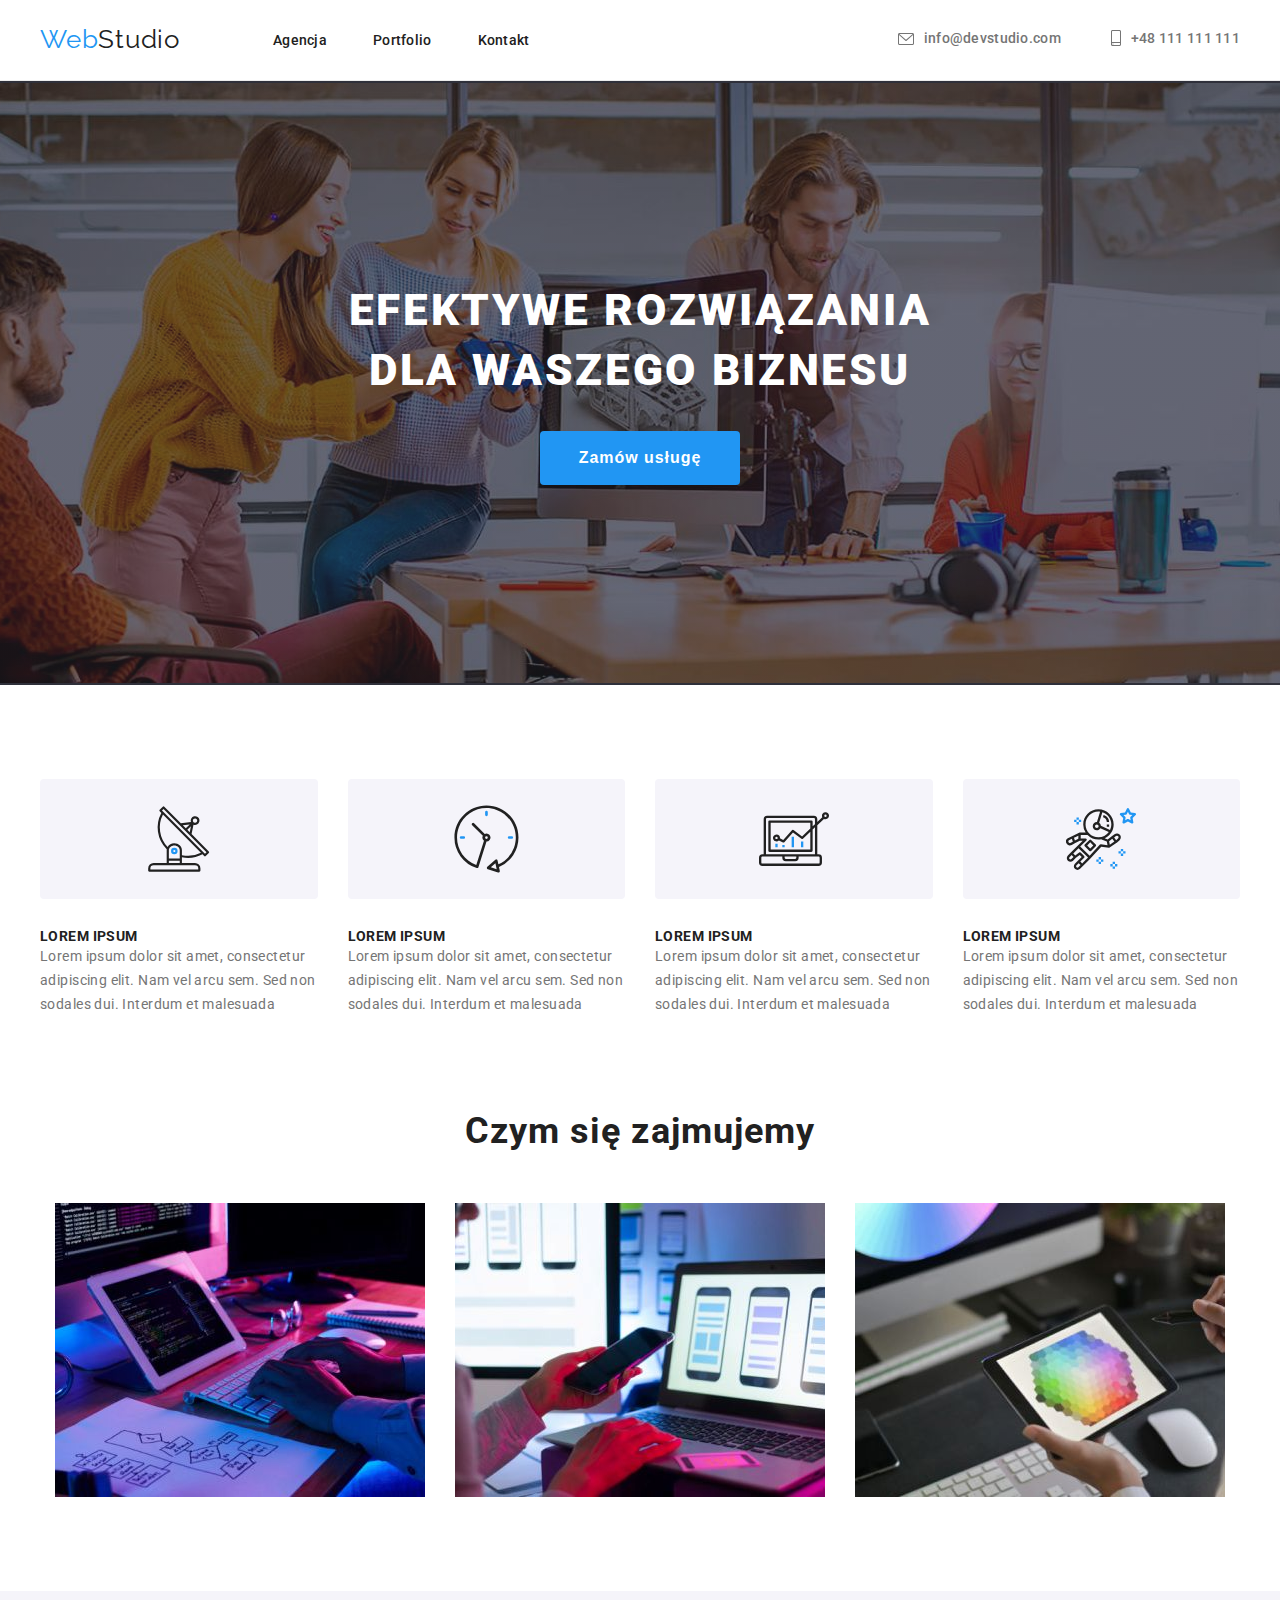
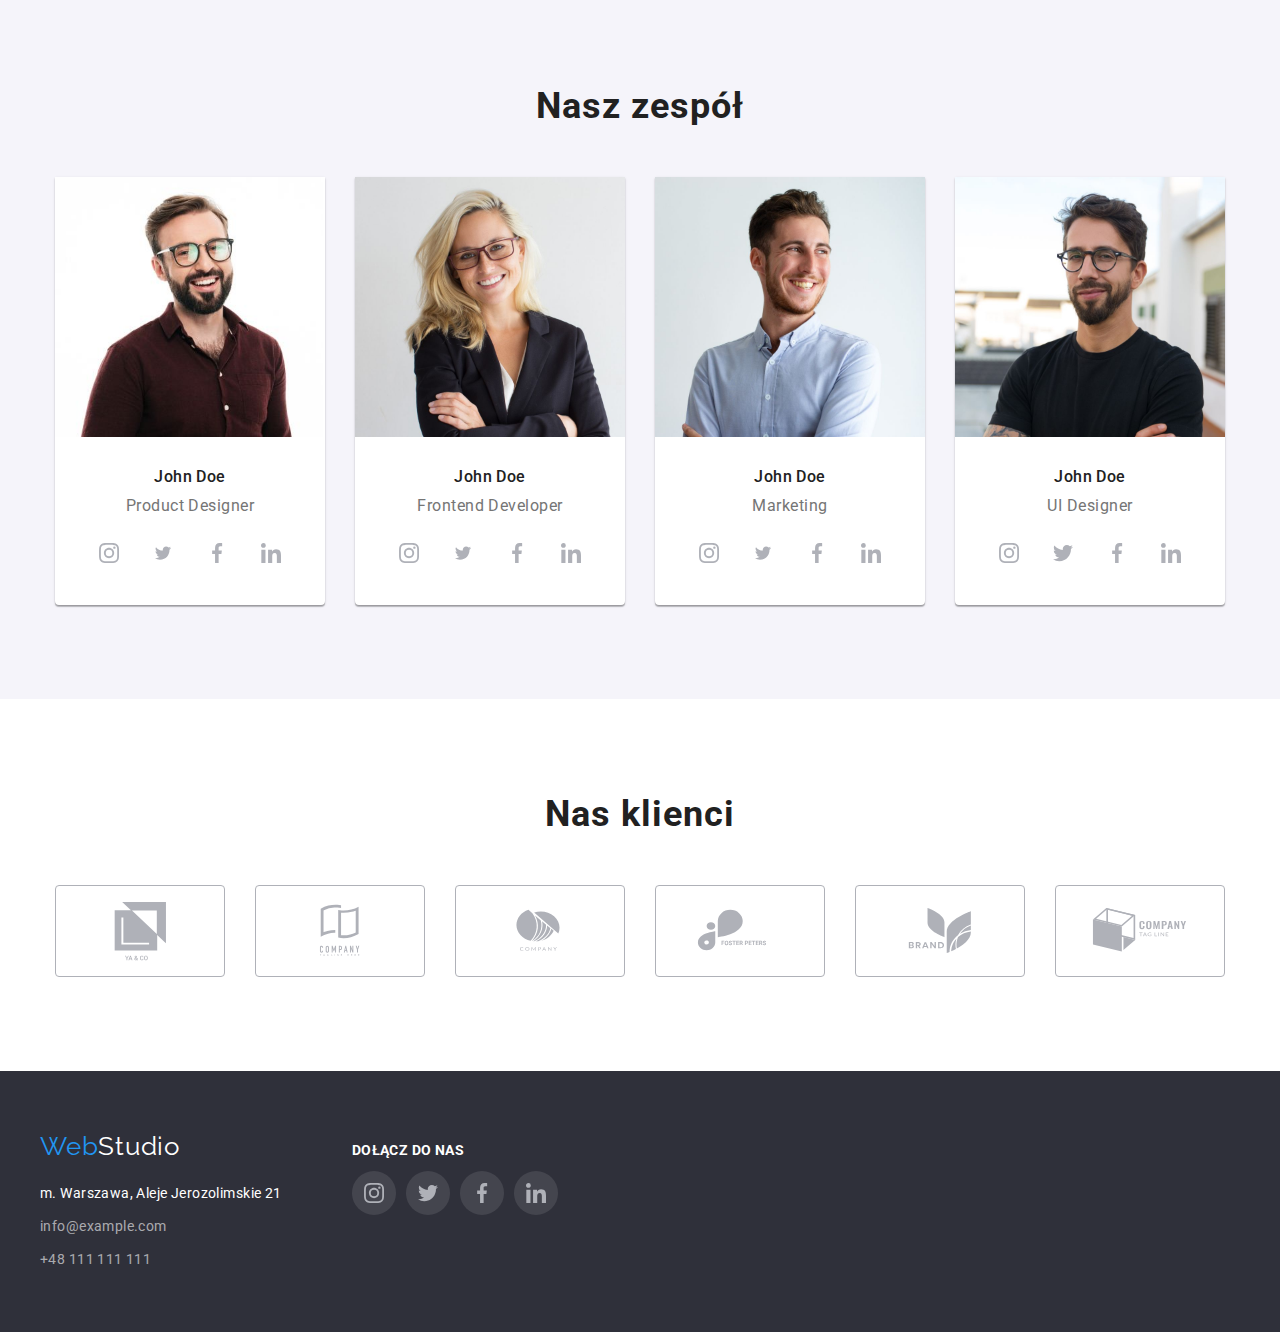
<file: index.html>
<!DOCTYPE html>
<html lang="pl">
  <head>
    <meta charset="UTF-8" />
    <meta http-equiv="X-UA-Compatible" content="IE=edge" />
    <meta name="viewport" content="width=device-width, initial-scale=1.0" />
    <title>WebStudio</title>
    <link rel="preconnect" href="https://fonts.googleapis.com" />
    <link rel="preconnect" href="https://fonts.gstatic.com" crossorigin />
    <link
      href="https://fonts.googleapis.com/css2?family=Raleway:wght@700&family=Roboto:wght@400;500;700;900&display=swap"
      rel="stylesheet"
    />
    <link
      rel="stylesheet"
      href="https://cdnjs.cloudflare.com/ajax/libs/modern-normalize/1.1.0/modern-normalize.min.css"
      integrity="sha512-wpPYUAdjBVSE4KJnH1VR1HeZfpl1ub8YT/NKx4PuQ5NmX2tKuGu6U/JRp5y+Y8XG2tV+wKQpNHVUX03MfMFn9Q=="
      crossorigin="anonymous"
      referrerpolicy="no-referrer"
    />
    <link href="css/styles.css" rel="stylesheet" />
  </head>
  <body>
    <div class="section-header">
      <header class="container horizontal navigation-elements-positions">
        <div class="horizontal navigation-logo-nav-distance">
          <a class="logo-text" href="index.html"
            ><span class="logo-text-web">Web</span><span class="logo-text-header">Studio</span></a
          >
          <nav>
            <ul class="navigation-list-style horizontal">
              <li>
                <a class="navigation links_focus_settings" href="agencja.html">Agencja</a>
              </li>
              <li class="navigation-position-between">
                <a class="navigation links_focus_settings" href="portfolio.html">Portfolio</a>
              </li>
              <li><a class="navigation links_focus_settings" href="kontakt.html">Kontakt</a></li>
            </ul>
          </nav>
        </div>
        <div class="horizontal navigation-links-distance">
          <a class="header-links links_focus_settings" href="mailto:info@devstudio.com"
            ><div class="horizontal">
              <span class="icon-header-env-position">
                <svg width="16" height="12">
                  <use href="images/decorations/icons.svg#icon-envelope"></use>
                </svg>
              </span>
              <span>info@devstudio.com</span>
            </div></a
          >
          <a class="header-links links_focus_settings" href="tel:+48111111111"
            ><div class="horizontal">
              <span class="icon-header-smartp-position">
                <svg width="10" height="16">
                  <use href="images/decorations/icons.svg#icon-smartphone"></use></svg></span
              ><span>+48 111 111 111</span>
            </div></a
          >
        </div>
      </header>
    </div>
    <main>
      <!--Service order -->
      <div class="order-section">
        <section class="order-padding container">
          <h1 class="header-one order-text-size">Efektywe rozwiązania dla Waszego biznesu</h1>
          <button class="buttons-settings-dark-bground" type="button">Zamów usługę</button>
        </section>
      </div>
      <!--Our advantages -->
      <section class="section-advantages container">
        <ul class="advantages-list-style net-elements">
          <li class="net-item">
            <div class="advantages-icon">
              <svg class="" width="65.32" height="70">
                <use href="images/decorations/icons.svg#icon-antenna"></use>
              </svg>
            </div>
            <h3 class="header-three">LOREM IPSUM</h3>
            <p>
              Lorem ipsum dolor sit amet, consectetur adipiscing elit. Nam vel arcu sem. Sed non
              sodales dui. Interdum et malesuada
            </p>
          </li>
          <li class="net-item">
            <div class="advantages-icon">
              <svg class="" width="66.96px" height="70">
                <use href="images/decorations/icons.svg#icon-clock"></use>
              </svg>
            </div>
            <h3 class="header-three">LOREM IPSUM</h3>
            <p>
              Lorem ipsum dolor sit amet, consectetur adipiscing elit. Nam vel arcu sem. Sed non
              sodales dui. Interdum et malesuada
            </p>
          </li>
          <li class="net-item">
            <div class="advantages-icon">
              <svg class="" width="70" height="70px">
                <use href="images/decorations/icons.svg#icon-diagram"></use>
              </svg>
            </div>
            <h3 class="header-three">LOREM IPSUM</h3>
            <p>
              Lorem ipsum dolor sit amet, consectetur adipiscing elit. Nam vel arcu sem. Sed non
              sodales dui. Interdum et malesuada
            </p>
          </li>
          <li class="net-item">
            <div class="advantages-icon">
              <svg class="" width="70" height="70">
                <use href="images/decorations/icons.svg#icon-astronaut"></use>
              </svg>
            </div>
            <h3 class="header-three">LOREM IPSUM</h3>
            <p>
              Lorem ipsum dolor sit amet, consectetur adipiscing elit. Nam vel arcu sem. Sed non
              sodales dui. Interdum et malesuada
            </p>
          </li>
        </ul>
      </section>
      <!--Scope of offer -->
      <section class="section container">
        <h2 class="header-two">Czym się zajmujemy</h2>
        <ul class="offer-list-style horizontal team-position">
          <li>
            <img
              class="img-settings"
              src="images/offer/keyboardtyping.jpg"
              alt="Ręce nad klawiaturą, nad którą jest tablet w tle monitor"
              width="370"
              height="294"
            />
          </li>
          <li>
            <img
              class="img-settings"
              src="images/offer/cellphone.jpg"
              alt="Komórka w lewej dłoni, prawą dłoń obsługuje touchpad laptopa, w tle duży monitor"
              width="370"
              height="294"
            />
          </li>
          <li>
            <img
              class="img-settings"
              src="images/offer/tablet.jpg"
              alt="W lewej dłoni tablet, w prawej rysik, w tle monitor, myszka, klawiatura"
              width="370"
              height="294"
            />
          </li>
        </ul>
      </section>
      <!--Our team -->
      <div class="team-section">
        <section class="team-section section container">
          <h2 class="header-two">Nasz zespół</h2>
          <ul class="team-list-style horizontal team-position">
            <li>
              <img
                class="img-settings"
                src="images/team/johndoe001.jpg"
                alt="Zdjęcie Johna Doe"
                width="270"
                height="260"
              />
              <div class="team-name-position">
                <h3 class="header-three-team">John Doe</h3>
                <p class="team-name-distance">Product Designer</p>
                <div class="team-icons-position">
                  <a class="team-icon-box links_focus_settings" href="#" target="_blank">
                    <svg width="20" height="20">
                      <use href="images/decorations/icons.svg#icon-instagram1"></use>
                    </svg>
                  </a>
                  <a class="team-icon-box links_focus_settings" href="#" target="_blank">
                    <svg width="20" height="16.25">
                      <use href="images/decorations/icons.svg#icon-twitter1"></use>
                    </svg>
                  </a>
                  <a class="team-icon-box links_focus_settings" href="#" target="_blank">
                    <svg width="20" height="20">
                      <use href="images/decorations/icons.svg#icon-facebook1"></use>
                    </svg>
                  </a>
                  <a class="team-icon-box links_focus_settings" href="#" target="_blank">
                    <svg width="20" height="20">
                      <use href="images/decorations/icons.svg#icon-linkedin1"></use>
                    </svg>
                  </a>
                </div>
              </div>
            </li>
            <li>
              <img
                class="img-settings"
                src="images/team/johndoe002.jpg"
                alt="Zdjęcie Johna Doe"
                width="270"
                height="260"
              />
              <div class="team-name-position">
                <h3 class="header-three-team">John Doe</h3>
                <p class="team-name-distance">Frontend Developer</p>
                <div class="team-icons-position">
                  <a class="team-icon-box links_focus_settings" href="#" target="_blank">
                    <svg width="20" height="20">
                      <use href="images/decorations/icons.svg#icon-instagram1"></use>
                    </svg>
                  </a>
                  <a class="team-icon-box links_focus_settings" href="#" target="_blank">
                    <svg width="20" height="16.25">
                      <use href="images/decorations/icons.svg#icon-twitter1"></use>
                    </svg>
                  </a>
                  <a class="team-icon-box links_focus_settings" href="#" target="_blank">
                    <svg width="20" height="20">
                      <use href="images/decorations/icons.svg#icon-facebook1"></use>
                    </svg>
                  </a>
                  <a class="team-icon-box links_focus_settings" href="#" target="_blank">
                    <svg width="20" height="20">
                      <use href="images/decorations/icons.svg#icon-linkedin1"></use>
                    </svg>
                  </a>
                </div>
              </div>
            </li>
            <li>
              <img
                class="img-settings"
                src="images/team/johndoe003.jpg"
                alt="Zdjęcie Johna Doe"
                width="270"
                height="260"
              />
              <div class="team-name-position">
                <h3 class="header-three-team">John Doe</h3>
                <p class="team-name-distance">Marketing</p>
                <div class="team-icons-position">
                  <a class="team-icon-box links_focus_settings" href="#" target="_blank">
                    <svg width="20" height="20">
                      <use href="images/decorations/icons.svg#icon-instagram1"></use>
                    </svg>
                  </a>
                  <a class="team-icon-box links_focus_settings" href="#" target="_blank">
                    <svg width="20" height="16.25">
                      <use href="images/decorations/icons.svg#icon-twitter1"></use>
                    </svg>
                  </a>
                  <a class="team-icon-box links_focus_settings" href="#" target="_blank">
                    <svg width="20" height="20">
                      <use href="images/decorations/icons.svg#icon-facebook1"></use>
                    </svg>
                  </a>
                  <a class="team-icon-box links_focus_settings" href="#" target="_blank">
                    <svg width="20" height="20">
                      <use href="images/decorations/icons.svg#icon-linkedin1"></use>
                    </svg>
                  </a>
                </div>
              </div>
            </li>
            <li>
              <img
                class="img-settings"
                src="images/team/johndoe004.jpg"
                alt="Zdjęcie Johna Doe"
                width="270"
                height="260"
              />
              <div class="team-name-position">
                <h3 class="header-three-team">John Doe</h3>
                <p class="team-name-distance">UI Designer</p>
                <div class="team-icons-position">
                  <a class="team-icon-box links_focus_settings" href="#" target="_blank">
                    <svg width="20" height="20">
                      <use href="images/decorations/icons.svg#icon-instagram1"></use>
                    </svg>
                  </a>
                  <a class="team-icon-box links_focus_settings" href="#" target="_blank">
                    <svg width="20" height="20">
                      <use href="images/decorations/icons.svg#icon-twitter1"></use>
                    </svg>
                  </a>
                  <a class="team-icon-box links_focus_settings" href="#" target="_blank">
                    <svg width="20" height="20">
                      <use href="images/decorations/icons.svg#icon-facebook1"></use>
                    </svg>
                  </a>
                  <a class="team-icon-box links_focus_settings" href="#" target="_blank">
                    <svg width="20" height="20">
                      <use href="images/decorations/icons.svg#icon-linkedin1"></use>
                    </svg>
                  </a>
                </div>
              </div>
            </li>
          </ul>
        </section>
      </div>
      <!--Our clients -->
      <section class="section container">
        <h2 class="header-two">Nas klienci</h2>
        <div class="clients-icons-position">
          <a class="clients-icon-box links_focus_settings" href="#" target="_blank">
            <svg width="106" height="60.04">
              <use href="images/decorations/icons.svg#icon-logo_client1"></use></svg
          ></a>
          <a class="clients-icon-box links_focus_settings" href="#" target="_blank">
            <svg width="106" height="60.04">
              <use href="images/decorations/icons.svg#icon-logo_client2"></use></svg
          ></a>
          <a class="clients-icon-box links_focus_settings" href="#" target="_blank">
            <svg width="106" height="60">
              <use href="images/decorations/icons.svg#icon-logo_client3"></use></svg
          ></a>
          <a class="clients-icon-box links_focus_settings" href="#" target="_blank">
            <svg width="106" height="60">
              <use href="images/decorations/icons.svg#icon-logo_client4"></use></svg
          ></a>
          <a class="clients-icon-box links_focus_settings" href="#" target="_blank">
            <svg width="106" height="60">
              <use href="images/decorations/icons.svg#icon-logo_client5"></use></svg
          ></a>
          <a class="clients-icon-box links_focus_settings" href="#" target="_blank">
            <svg width="106" height="60">
              <use href="images/decorations/icons.svg#icon-logo_client6"></use></svg
          ></a>
          <!--           
          <svg class="icon-envelope" width="100" height="100">
            <use href="images/decorations/envelope.svg#ikona"></use>
          </svg> -->
        </div>
      </section>
    </main>
    <footer class="footer-background-colored">
      <div class="horizontal-footer container section-footer">
        <address class="address-settings vertical">
          <a class="logo-text" href="index.html"
            ><span class="logo-text-web">Web</span><span class="logo-text-footer">Studio</span></a
          >
          <a
            class="footer-links footer-address footer-address-position links_focus_settings"
            href="https://goo.gl/maps/pHMx9WPnjpLHhn8T6"
            target="_blank"
            >m. Warszawa, Aleje Jerozolimskie 21</a
          >
          <a
            class="footer-links footer-address-position-between links_focus_settings"
            href="mailto:info@example.com"
            >info@example.com</a
          >
          <a class="footer-links links_focus_settings" href="tel:+48111111111">+48 111 111 111</a>
        </address>
        <div>
          <p class="footer-paragraph">Dołącz do Nas</p>
          <div class="footer-icons-position">
            <a class="footer-icon-box links_focus_settings" href="#" target="_blank">
              <svg width="20" height="20">
                <use href="images/decorations/icons.svg#icon-instagram1"></use>
              </svg>
            </a>
            <a class="footer-icon-box links_focus_settings" href="#" target="_blank">
              <svg width="20" height="20">
                <use href="images/decorations/icons.svg#icon-twitter1"></use>
              </svg>
            </a>
            <a class="footer-icon-box links_focus_settings" href="#" target="_blank">
              <svg width="20" height="20">
                <use href="images/decorations/icons.svg#icon-facebook1"></use>
              </svg>
            </a>
            <a class="footer-icon-box links_focus_settings" href="#" target="_blank">
              <svg width="20" height="20">
                <use href="images/decorations/icons.svg#icon-linkedin1"></use>
              </svg>
            </a>
          </div>
        </div>
      </div>
    </footer>
  </body>
</html>
</file>
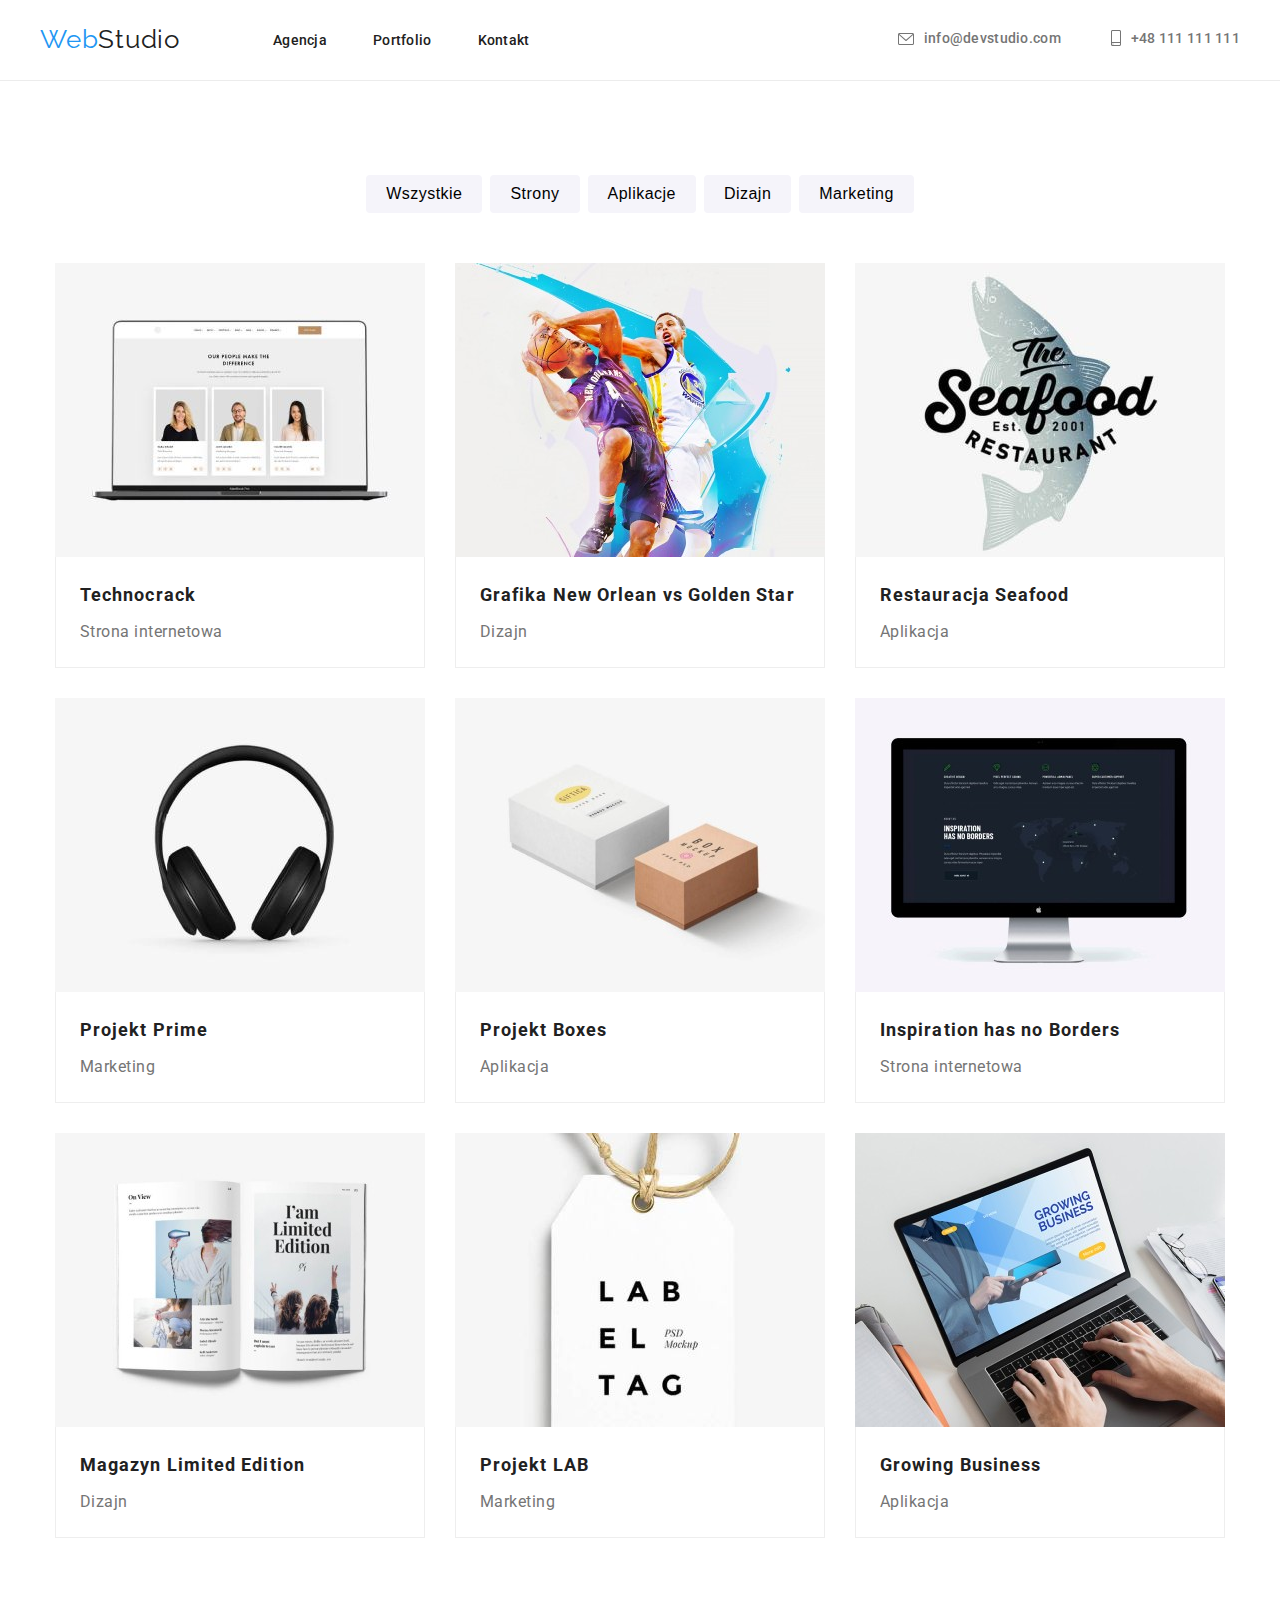
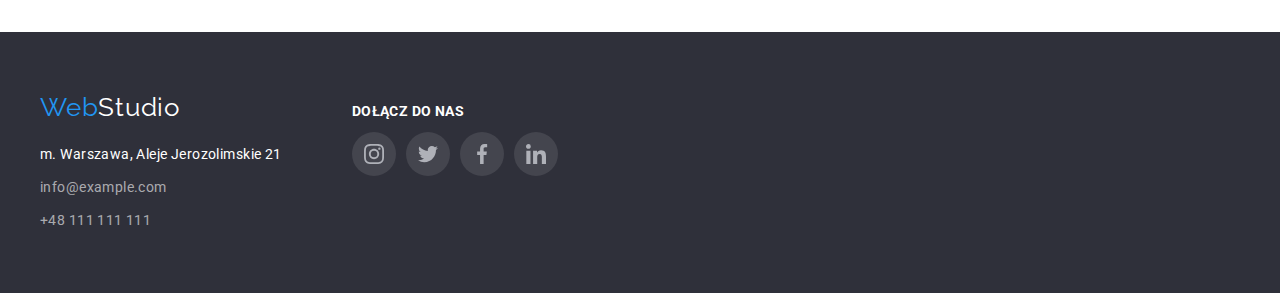
<file: portfolio.html>
<!DOCTYPE html>
<html lang="pl">
  <head>
    <meta charset="UTF-8" />
    <meta http-equiv="X-UA-Compatible" content="IE=edge" />
    <meta name="viewport" content="width=device-width, initial-scale=1.0" />
    <title>WebStudio - Portfolio</title>
    <link rel="preconnect" href="https://fonts.googleapis.com" />
    <link rel="preconnect" href="https://fonts.gstatic.com" crossorigin />
    <link
      href="https://fonts.googleapis.com/css2?family=Raleway:wght@700&family=Roboto:wght@400;500;700;900&display=swap"
      rel="stylesheet"
    />
    <link
      rel="stylesheet"
      href="https://cdnjs.cloudflare.com/ajax/libs/modern-normalize/1.1.0/modern-normalize.min.css"
      integrity="sha512-wpPYUAdjBVSE4KJnH1VR1HeZfpl1ub8YT/NKx4PuQ5NmX2tKuGu6U/JRp5y+Y8XG2tV+wKQpNHVUX03MfMFn9Q=="
      crossorigin="anonymous"
      referrerpolicy="no-referrer"
    />
    <link href="css/styles.css" rel="stylesheet" />
  </head>
  <body>
    <div class="section-header">
      <header class="container horizontal navigation-elements-positions">
        <div class="horizontal navigation-logo-nav-distance">
          <a class="logo-text" href="index.html"
            ><span class="logo-text-web">Web</span><span class="logo-text-header">Studio</span></a
          >
          <nav>
            <ul class="navigation-list-style horizontal">
              <li>
                <a class="navigation links_focus_settings" href="agencja.html">Agencja</a>
              </li>
              <li class="navigation-position-between">
                <a class="navigation links_focus_settings" href="portfolio.html">Portfolio</a>
              </li>
              <li><a class="navigation links_focus_settings" href="kontakt.html">Kontakt</a></li>
            </ul>
          </nav>
        </div>
        <div class="horizontal navigation-links-distance">
          <a class="header-links links_focus_settings" href="mailto:info@devstudio.com"
            ><div class="horizontal">
              <span class="icon-header-env-position">
                <svg class="icon-header" width="16" height="12">
                  <use href="images/decorations/icons.svg#icon-envelope"></use></svg></span
              ><span>info@devstudio.com</span>
            </div></a
          >
          <a class="header-links links_focus_settings" href="tel:+48111111111"
            ><div class="horizontal">
              <span class="icon-header-smartp-position">
                <svg class="icon-header" width="10" height="16">
                  <use href="images/decorations/icons.svg#icon-smartphone"></use></svg></span
              ><span>+48 111 111 111</span>
            </div></a
          >
        </div>
      </header>
    </div>
    <main class="container">
      <!--Filter buttons -->
      <section class="section-filter-buttons">
        <h2 hidden>Filtry</h2>
        <!-- To Mentor: there is a different way to do this,  I do not know it now, so this will be changed in the future, taken from LMS video-->
        <ul class="filterbuttons-list-style horizontal buttons-filter-position">
          <li>
            <button class="buttons-settings-light-bground links_focus_settings" type="button">
              Wszystkie
            </button>
          </li>
          <li>
            <button class="buttons-settings-light-bground links_focus_settings" type="button">
              Strony
            </button>
          </li>
          <li>
            <button class="buttons-settings-light-bground links_focus_settings" type="button">
              Aplikacje
            </button>
          </li>
          <li>
            <button class="buttons-settings-light-bground links_focus_settings" type="button">
              Dizajn
            </button>
          </li>
          <li>
            <button class="buttons-settings-light-bground links_focus_settings" type="button">
              Marketing
            </button>
          </li>
        </ul>
      </section>
      <!--Portfolio -->
      <section class="section-portfolio">
        <h1 hidden>Portfolio</h1>
        <!-- To Mentor: there is a different way to do this,  I do not know it now, so this will be changed in the future, taken from LMS video-->
        <ul class="portfolio-list-style net-elements">
          <li>
            <img
              class="img-settings"
              src="images/portfolio/technocrack.jpg"
              alt="Zdjęcie laptopa z wyświetloną stroną"
              width="370"
              height="294"
            />
            <div class="portfolio-list-border header-portfolio">
              <h3 class="header-three-portfolio">Technocrack</h3>
              <p class="paragraph-portfolio">Strona internetowa</p>
            </div>
          </li>
          <li>
            <img
              class="img-settings"
              src="images/portfolio/new_orlean_vs_goldenstar.jpg"
              alt="Dwóch koszykarzy walczących o piłkę"
              width="370"
              height="294"
            />
            <div class="portfolio-list-border header-portfolio">
              <h3 class="header-three-portfolio">Grafika New Orlean vs Golden Star</h3>
              <p class="paragraph-portfolio">Dizajn</p>
            </div>
          </li>
          <li>
            <img
              class="img-settings"
              src="images/portfolio/seafood_restaurant.jpg"
              alt="Logo restauracji - ryba z nazwą"
              width="370"
              height="294"
            />
            <div class="portfolio-list-border header-portfolio">
              <h3 class="header-three-portfolio">Restauracja Seafood</h3>
              <p class="paragraph-portfolio">Aplikacja</p>
            </div>
          </li>
          <li>
            <img
              class="img-settings"
              src="images/portfolio/project_prime.jpg"
              alt="Słuchawki"
              width="370"
              height="294"
            />
            <div class="portfolio-list-border header-portfolio">
              <h3 class="header-three-portfolio">Projekt Prime</h3>
              <p class="paragraph-portfolio">Marketing</p>
            </div>
          </li>
          <li>
            <img
              class="img-settings"
              src="images/portfolio/project_boxes.jpg"
              alt="Zdjęcie dwóch kartonów"
              width="370"
              height="294"
            />
            <div class="portfolio-list-border header-portfolio">
              <h3 class="header-three-portfolio">Projekt Boxes</h3>
              <p class="paragraph-portfolio">Aplikacja</p>
            </div>
          </li>
          <li>
            <img
              class="img-settings"
              src="images/portfolio/inspiration_has_no_borders.jpg"
              alt="Zdjęcie monitora"
              width="370"
              height="294"
            />
            <div class="portfolio-list-border header-portfolio">
              <h3 class="header-three-portfolio">Inspiration has no Borders</h3>
              <p class="paragraph-portfolio">Strona internetowa</p>
            </div>
          </li>
          <li>
            <img
              class="img-settings"
              src="images/portfolio/limited_edition_magazine.jpg"
              alt="Widok na magazyn"
              width="370"
              height="294"
            />
            <div class="portfolio-list-border header-portfolio">
              <h3 class="header-three-portfolio">Magazyn Limited Edition</h3>
              <p class="paragraph-portfolio">Dizajn</p>
            </div>
          </li>
          <li>
            <img
              class="img-settings"
              src="images/portfolio/project_lab.jpg"
              alt="Etykietka na sznurku"
              width="370"
              height="294"
            />
            <div class="portfolio-list-border header-portfolio">
              <h3 class="header-three-portfolio">Projekt LAB</h3>
              <p class="paragraph-portfolio">Marketing</p>
            </div>
          </li>
          <li>
            <img
              class="img-settings"
              src="images/portfolio/growing_business.jpg"
              alt="Dłonie nad klawiaturą laptopa"
              width="370"
              height="294"
            />
            <div class="portfolio-list-border header-portfolio">
              <h3 class="header-three-portfolio">Growing Business</h3>
              <p class="paragraph-portfolio">Aplikacja</p>
            </div>
          </li>
        </ul>
      </section>
    </main>
    <footer class="footer-background-colored">
      <div class="horizontal-footer container section-footer">
        <address class="address-settings vertical">
          <a class="logo-text" href="index.html"
            ><span class="logo-text-web">Web</span><span class="logo-text-footer">Studio</span></a
          >
          <a
            class="footer-links footer-address footer-address-position links_focus_settings"
            href="https://goo.gl/maps/pHMx9WPnjpLHhn8T6"
            target="_blank"
            >m. Warszawa, Aleje Jerozolimskie 21</a
          >
          <a
            class="footer-links footer-address-position-between links_focus_settings"
            href="mailto:info@example.com"
            >info@example.com</a
          >
          <a class="footer-links links_focus_settings" href="tel:+48111111111">+48 111 111 111</a>
        </address>
        <div>
          <p class="footer-paragraph">Dołącz do Nas</p>
          <div class="footer-icons-position">
            <a class="footer-icon-box links_focus_settings" href="#" target="_blank">
              <svg width="20" height="20">
                <use href="images/decorations/icons.svg#icon-instagram1"></use>
              </svg>
            </a>
            <a class="footer-icon-box links_focus_settings" href="#" target="_blank">
              <svg width="20" height="20">
                <use href="images/decorations/icons.svg#icon-twitter1"></use>
              </svg>
            </a>
            <a class="footer-icon-box links_focus_settings" href="#" target="_blank">
              <svg width="20" height="20">
                <use href="images/decorations/icons.svg#icon-facebook1"></use>
              </svg>
            </a>
            <a class="footer-icon-box links_focus_settings" href="#" target="_blank">
              <svg width="20" height="20">
                <use href="images/decorations/icons.svg#icon-linkedin1"></use>
              </svg>
            </a>
          </div>
        </div>
      </div>
    </footer>
  </body>
</html>
</file>
<file: css/styles.css>
/*web site main settings*/
:root {
  --main-text-color: #212121;
  --second-text-color: #757575;
  --third-text-color: rgba(255, 255, 255, 0.6);
  --fourth-text-color: #ffffff;
  --selected-item-color: #2196f3;
  --second-nonselected-item-color: #f5f4fa;
  --dark-backround-color: #2f303a;
  --decorations-first-color: #afb1b8;
}

*,
*::before,
*::after {
  margin: 0;
  padding: 0;
}

body {
  font-family: 'Roboto', 'Raleway', sans-serif;
  color: var(--main-text-color);
}

/*web site common settings*/

.links_focus_settings {
  outline: none;
}

.header-one {
  font-weight: 900;
  font-size: 44px;
  line-height: 1.36;
  text-align: center;
  letter-spacing: 0.06em;
  text-transform: uppercase;
  color: var(--fourth-text-color);
}

.header-two {
  font-weight: 700;
  font-size: 36px;
  line-height: 1.17;
  text-align: center;
  letter-spacing: 0.03em;
}

.header-three {
  font-weight: 700;
  font-size: 14px;
  line-height: 1.14;
  letter-spacing: 0.03em;
  text-transform: uppercase;
  color: var(--main-text-color);
}

.buttons-settings-dark-bground {
  /*color: var(--main-text-color); */
  font-weight: 700;
  font-size: 16px;
  line-height: 1.88;
  align-items: center;
  text-align: center;
  letter-spacing: 0.06em;
  background-color: var(--selected-item-color);
  color: var(--fourth-text-color);
  border: none;
  border-radius: 4px;
  cursor: pointer;
  margin-top: 30px;
  width: 200px;
  display: block;
  margin-right: auto;
  margin-left: auto;
  padding-top: 12px;
  padding-bottom: 12px;
}
.buttons-settings-dark-bground:focus,
.buttons-settings-dark-bground:hover {
  box-shadow: 0px 4px 4px rgba(0, 0, 0, 0.15);
}

.buttons-settings-light-bground {
  font-weight: 500;
  font-size: 16px;
  line-height: 1.625;
  text-align: center;
  letter-spacing: 0.03em;
  background-color: var(--second-nonselected-item-color);
  border: none;
  border-radius: 4px;
  cursor: pointer;
  padding-left: 20px;
  padding-right: 20px;
  padding-top: 6px;
  padding-bottom: 6px;
}

.buttons-settings-light-bground:focus,
.buttons-settings-light-bground:hover {
  background-color: var(--selected-item-color);
  box-shadow: 0px 3px 1px rgba(0, 0, 0, 0.1), 0px 1px 2px rgba(0, 0, 0, 0.08),
    0px 2px 2px rgba(0, 0, 0, 0.12);
  color: var(--fourth-text-color);
}

/*header settings*/

.logo-text {
  font-family: 'Raleway';
  font-size: 26px;
  line-height: 1.19;
  letter-spacing: 0.03em;
  text-decoration: none;
}

.logo-text:visited {
  color: var(--main-text-color);
}

.logo-text-web {
  color: var(--selected-item-color);
}

.logo-text-header {
  color: var(--main-text-color);
}

.logo-text-header:visited {
  color: var(--main-text-color);
}

.logo-text-footer {
  color: var(--fourth-text-color);
}

.logo-text-footer:visited {
  color: var(--fourth-text-color);
}

.navigation-list-style {
  list-style: none;
}

.navigation {
  font-weight: 500;
  font-size: 14px;
  line-height: 1.14;
  letter-spacing: 0.02em;
  text-decoration: none;
  color: var(--main-text-color);
}

.navigation:visited {
  color: var(--main-text-color);
}

.navigation:focus,
.navigation:hover {
  color: var(--selected-item-color);
}

.header-links {
  font-weight: 500;
  font-size: 14px;
  line-height: 1.14;
  letter-spacing: 0.02em;
  text-decoration: none;
  color: var(--second-text-color);
}

.header-links:focus,
.header-links:hover {
  color: var(--selected-item-color);
  stroke: var(--selected-item-color);
}

.header-links:visited {
  color: var(--second-text-color);
}

/*footer settings*/

.address-settings {
  font-style: normal;
  background-color: var(--dark-backround-color);
}

.footer-links {
  font-size: 14px;
  line-height: 1.71;
  letter-spacing: 0.03em;
  text-decoration: none;
  color: var(--third-text-color);
}

.footer-links:visited {
  color: var(--third-text-color);
}

.footer-address {
  color: var(--fourth-text-color);
}

.footer-address:visited {
  color: var(--fourth-text-color);
}

.footer-links:focus,
.footer-links:hover,
.footer-address:focus,
.footer-address:hover {
  color: var(--selected-item-color);
}

.footer-background-colored {
  background-color: var(--dark-backround-color);
}

.footer-paragraph {
  font-weight: 700;
  font-size: 14px;
  line-height: 1.14px;
  letter-spacing: 0.03em;
  text-transform: uppercase;
  color: #ffffff;
}

/*main page settings*/

.order-section {
  background-color: var(--dark-backround-color);
  background-image: linear-gradient(0deg, rgba(47, 48, 58, 0.4), rgba(47, 48, 58, 0.4)),
    url('../images/decorations/teambackground.jpg');
  background-position: center;
  background-repeat: no-repeat;
  /* max-width: 1600px;
  margin: 0 auto; */
  /* background-size: contain; */
}

.advantages-list-style {
  list-style: none;
  font-size: 14px;
  line-height: 1.71;
  letter-spacing: 0.03em;
  color: var(--second-text-color);
}

.offer-list-style {
  list-style: none;
}

.team-section {
  background-color: var(--second-nonselected-item-color);
}

.header-three-team {
  font-weight: 500;
  font-size: 16px;
  line-height: 1.19;
  text-align: center;
  letter-spacing: 0.03em;
  color: var(--main-text-color);
}

.team-list-style {
  list-style: none;
  font-size: 16px;
  line-height: 1.19;
  text-align: center;
  letter-spacing: 0.03em;
  color: var(--second-text-color);
}

.team-list-style > li {
  width: 270px;
  background: var(--fourth-text-color);
  box-shadow: 0px 1px 3px rgba(0, 0, 0, 0.12), 0px 1px 1px rgba(0, 0, 0, 0.14),
    0px 2px 1px rgba(0, 0, 0, 0.2);
  border-radius: 0px 0px 4px 4px;
}

/*portfolio page settings*/

.filterbuttons-list-style {
  list-style: none;
}

.header-three-portfolio {
  font-weight: 700;
  font-size: 18px;
  line-height: 2;
  letter-spacing: 0.06em;
  color: var(--main-text-color);
}

.portfolio-list-style {
  list-style: none;
  font-size: 16px;
  line-height: 1.875;
  letter-spacing: 0.03em;
  color: var(--second-text-color);
}

.portfolio-list-style > li {
  width: 370px;
  font-size: 0;
}

.portfolio-list-style > li:hover {
  box-shadow: 0px 1px 1px rgba(0, 0, 0, 0.12), 0px 4px 4px rgba(0, 0, 0, 0.06),
    1px 4px 6px rgba(0, 0, 0, 0.16);
  cursor: pointer;
}

.portfolio-list-border {
  border-right: 1px solid #eeeeee;
  border-bottom: 1px solid #eeeeee;
  border-left: 1px solid #eeeeee;
}

/*Geometry*/

.container {
  width: 1200px;
  margin: 0 auto;
  padding: 0 15px;
}

.horizontal {
  display: flex;
  align-items: center;
}

.horizontal-footer {
  display: flex;
  align-items: baseline;
  column-gap: 70px;
}

.vertical {
  display: flex;
  flex-direction: column;
}

.section-header {
  padding-top: 24px;
  padding-bottom: 25px;
  border-bottom: 1px solid #ececec;
}

.section-footer {
  padding-top: 60px;
  padding-bottom: 60px;
}

.section {
  padding-top: 94px;
  padding-bottom: 94px;
}

.section-filter-buttons {
  padding-top: 94px;
  padding-bottom: 50px;
}

.section-portfolio {
  padding-bottom: 94px;
}

.net-elements {
  display: flex;
  flex-wrap: wrap;
  justify-content: center;
  gap: 30px;
}

.net-item {
  flex-basis: calc((100% - 90px) / 4);
}

.navigation-elements-positions {
  justify-content: space-between;
}

.navigation-position-between {
  margin-left: 46px;
  margin-right: 46px;
}

.navigation-logo-nav-distance {
  column-gap: 93px;
}

.navigation-links-distance {
  column-gap: 50px;
}

.footer-address-position {
  margin-top: 20px;
}

.footer-address-position-between {
  margin-top: 9px;
  margin-bottom: 9px;
}

.order-padding {
  padding-top: 200px;
  padding-bottom: 200px;
}

.order-text-size {
  width: 680px;
  margin: 0 auto;
}

.section-advantages {
  padding-top: 94px;
}

.team-position {
  margin-top: 50px;
  justify-content: center;
  gap: 30px;
}

.team-name-position {
  padding-top: 30px;
  padding-bottom: 30px;
}

.team-name-distance {
  padding-top: 10px;
}

.buttons-filter-position {
  gap: 8px;
  justify-content: center;
}

.header-portfolio {
  padding-top: 20px;
  padding-bottom: 20px;
  padding-left: 24px;
  padding-right: 5px;
}

.paragraph-portfolio {
  font-size: 16px;
  margin-top: 4px;
}

.img-settings {
  display: block;
}

/*Decorations*/

/*Decorations Header*/

.icon-header-env-position {
  padding-right: 10px;
  padding-top: 4px;
}

.icon-header-smartp-position {
  padding-right: 10px;
  padding-top: 2px;
}

/*Decorations Footer*/

.footer-icons-position {
  padding-top: 20px;
  display: flex;
  justify-content: center;
  column-gap: 10px;
}

.footer-icon-box {
  display: flex;
  justify-content: center;
  align-items: center;
  height: 44px;
  width: 44px;
  border-radius: 50%;
  fill: var(--decorations-first-color);
  background-color: rgba(255, 255, 255, 0.1);
}

.footer-icon-box:focus,
.footer-icon-box:hover {
  fill: var(--fourth-text-color);
  background-color: var(--selected-item-color);
}

/*Decorations main page */

.advantages-icon {
  display: flex;
  justify-content: center;
  padding-top: 25px;
  padding-bottom: 25px;
  background-color: var(--second-nonselected-item-color);
  border-radius: 4px;
  margin-bottom: 30px;
}

.team-icons-position {
  padding-top: 16px;
  display: flex;
  justify-content: center;
  column-gap: 10px;
}

.team-icon-box {
  display: flex;
  justify-content: center;
  align-items: center;
  height: 44px;
  width: 44px;
  border-radius: 50%;
  fill: var(--decorations-first-color);
}

.team-icon-box:focus,
.team-icon-box:hover {
  fill: var(--fourth-text-color);
  background-color: var(--selected-item-color);
}

.clients-icons-position {
  display: flex;
  justify-content: center;
  gap: 30px;
  padding-top: 50px;
}

.clients-icon-box {
  display: flex;
  box-sizing: border-box;
  justify-content: center;
  align-items: center;
  height: 92px;
  width: 170px;
  border: 1px solid var(--decorations-first-color);
  border-radius: 4px;
  fill: var(--decorations-first-color);
}

.clients-icon-box:focus,
.clients-icon-box:hover {
  fill: var(--selected-item-color);
  border: 1px solid var(--selected-item-color);
}

/*Decorations portfolio page */

/* 
  display: block;
  stroke-width: 0;
  stroke: #2196f3;
  stroke-opacity: 0.5;
  fill: #2196f3; 
  fill-opacity: 0.5;
  color: #2196f3;

*/
</file>
